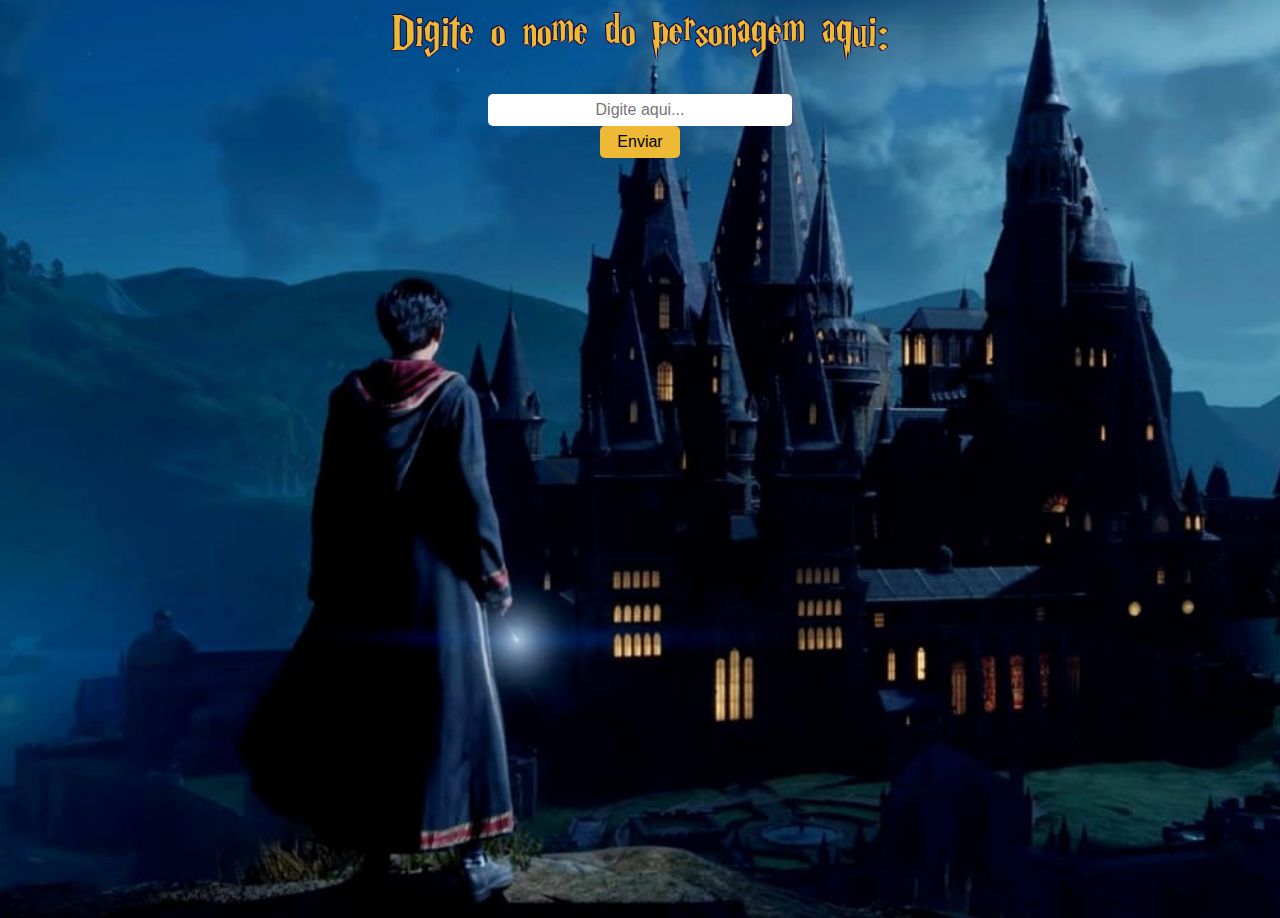
<file: pag002.html>
<!DOCTYPE html>
<html>
  <head>
    <meta charset="utf-8">
    <title>Mundo de Hogwarts</title>
    <link rel="stylesheet" href="style002.css" />

  </head>
  <body>
    <header>
     <h1>Digite o nome do personagem aqui:</h1>
    </header>
    <input type="text" id="input" name="value" placeholder="Digite aqui..." />
    <button id="botao">Enviar</button>
    <div class="card-container"></div>
    <script src="main.js" type="module"></script>
  </body>
</html>
</file>
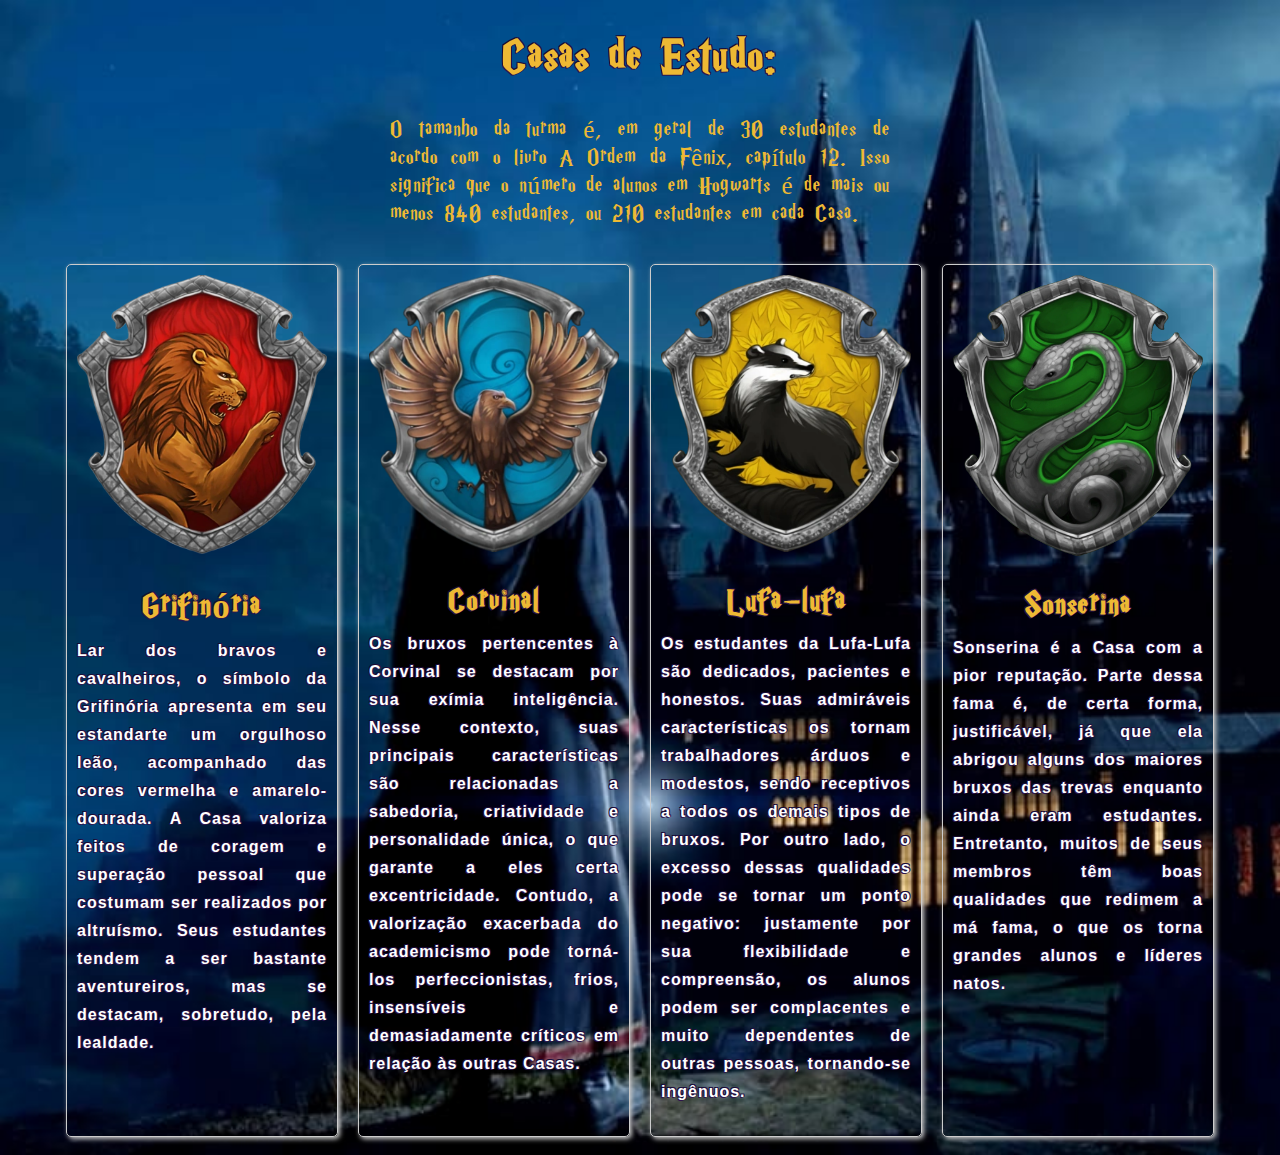
<file: pag003.html>
<!DOCTYPE html>
<html>
  <head>
    <meta charset="utf-8">
    <title>Mundo de Hogwarts</title>
    <link rel="stylesheet" href="style003.css" />

  </head>
  <body>
    <header>
     <h1>Casas de Estudo:</h1>
     <div class="paragrafo">
      <p>O tamanho da turma é, em geral de 30 estudantes de acordo com o livro
        A Ordem da Fênix, capítulo 12. Isso significa que o número de alunos em
        Hogwarts é de mais ou menos 840 estudantes, ou 210 estudantes em cada Casa.
      </p>
    </div>
    </header>
    <div class="card-container">
      <div class="card">
        <img src="grifinoria.webp" alt="Imagem do Card 1">
        <h2>Grifinória</h2>
        <p>Lar dos bravos e cavalheiros, o símbolo da Grifinória apresenta em seu estandarte um orgulhoso leão, acompanhado das cores vermelha e amarelo-dourada. A Casa valoriza feitos de coragem e superação pessoal que costumam ser realizados por altruísmo. Seus estudantes tendem a ser bastante aventureiros, mas se destacam, sobretudo, pela lealdade.
        </p>
      </div>

      <div class="card">
        <img src="corvinal.webp" alt="Imagem do Card 2">
        <h2>Corvinal</h2>
        <p>Os bruxos pertencentes à Corvinal se destacam por sua exímia inteligência. Nesse contexto, suas principais características são relacionadas a sabedoria, criatividade e personalidade única, o que garante a eles certa excentricidade. Contudo, a valorização exacerbada do academicismo pode torná-los perfeccionistas, frios, insensíveis e demasiadamente críticos em relação às outras Casas.
        </p>
      </div>

      <div class="card">
        <img src="lufalufa.webp" alt="Imagem do Card 3">
        <h2>Lufa-lufa</h2>
        <p>Os estudantes da Lufa-Lufa são dedicados, pacientes e honestos. Suas admiráveis características os tornam trabalhadores árduos e modestos, sendo receptivos a todos os demais tipos de bruxos. Por outro lado, o excesso dessas qualidades pode se tornar um ponto negativo: justamente por sua flexibilidade e compreensão, os alunos podem ser complacentes e muito dependentes de outras pessoas, tornando-se ingênuos.
        </p>
      </div>

      <div class="card">
        <img src="sonserina.webp" alt="Imagem do Card 4">
        <h2>Sonserina</h2>
        <p>Sonserina é a Casa com a pior reputação. Parte dessa fama é, de certa forma, justificável, já que ela abrigou alguns dos maiores bruxos das trevas enquanto ainda eram estudantes. Entretanto, muitos de seus membros têm boas qualidades que redimem a má fama, o que os torna grandes alunos e líderes natos.
        </p>
      </div>
    </div>
    <script src="main.js" type="module"></script>
  </body>
</html>
</file>
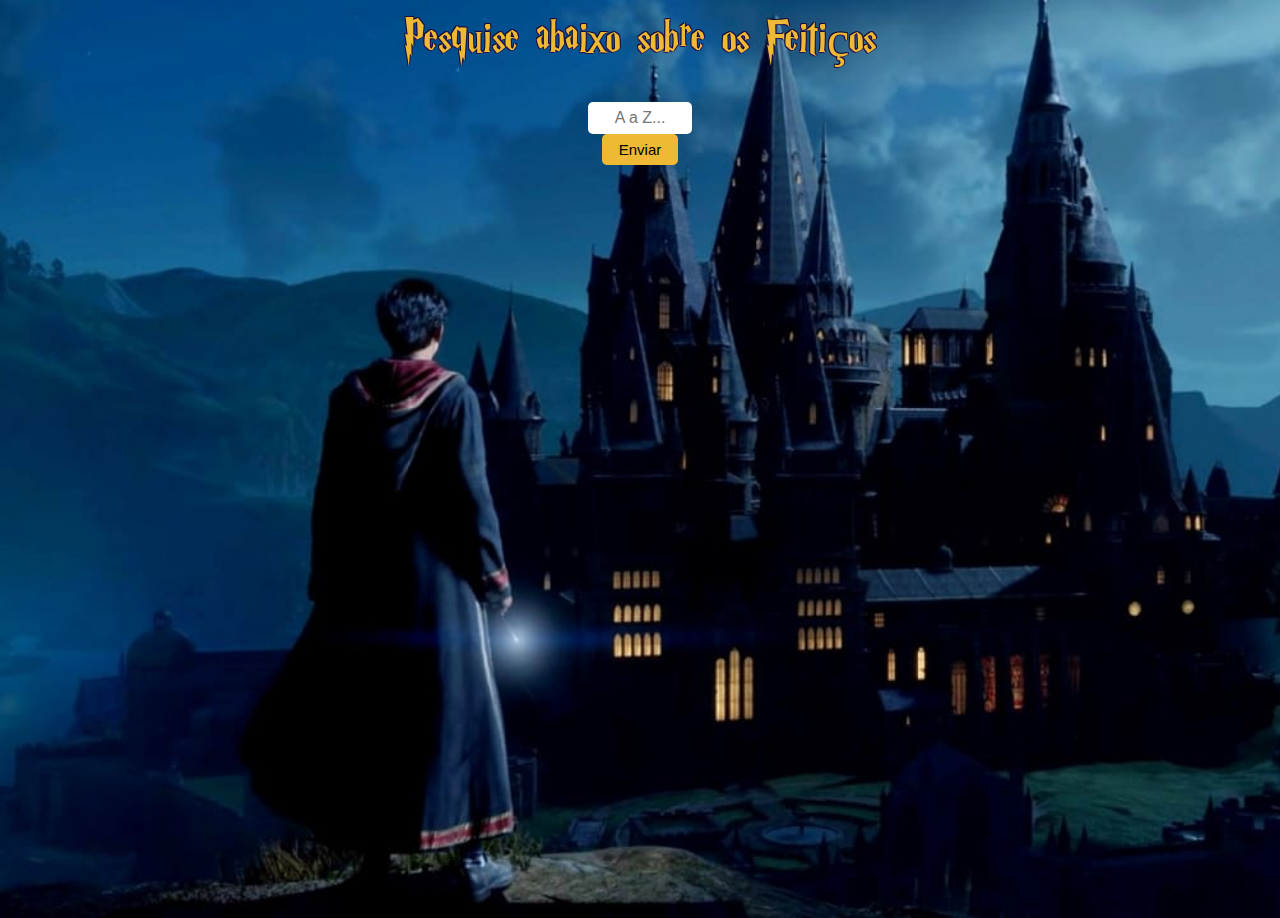
<file: pag004.html>
<!DOCTYPE html>
<html>
    <head>
        <meta charset="utf-8">
        <title>Mundo de Hogwarts</title>
        <link rel="stylesheet" href="style004.css"/>
        <meta name="viewport" content="width=device-width, initial-scale=1.0">
    </head>
    <body>
        <header>
            <h1>Pesquise abaixo sobre os Feitiços</h1>
        </header>
    <main>
        <input type="text" id="input-feiticos" name="value" placeholder="A a Z..." />
        <button id="botao-feiticos">Enviar</button>
        <div class="card-container-feiticos"></div>
    </main>
    <script src="main-feiticos.js" type="module"></script>
    </body>
</html>
</file>
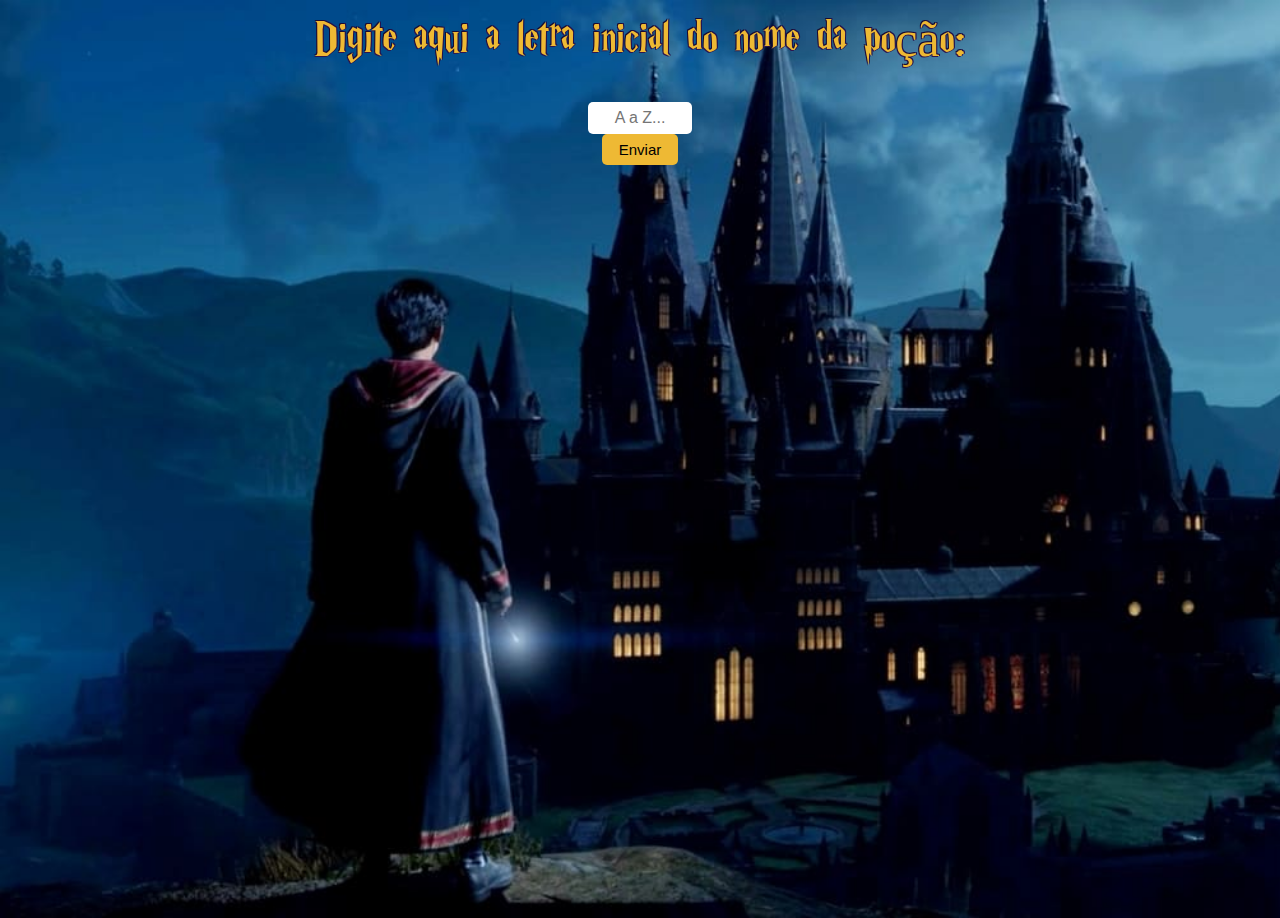
<file: pag005.html>
<!DOCTYPE html>
<html>
  <head>
    <meta charset="utf-8">
    <title>Mundo de Hogwarts</title>
    <link rel="stylesheet" href="style005.css" />

  </head>
  <body>
    <header>
     <h1>Digite aqui a letra inicial do nome da poção:</h1>
    </header>
    <input type="text" id="input-pocoes" name="value" placeholder="A a Z..." />
    <button id="botao-pocoes">Enviar</button>
    <div class="card-container-pocoes"></div>
    <script src="main-pocoes.js" type="module"></script>
  </body>
</html>
</file>
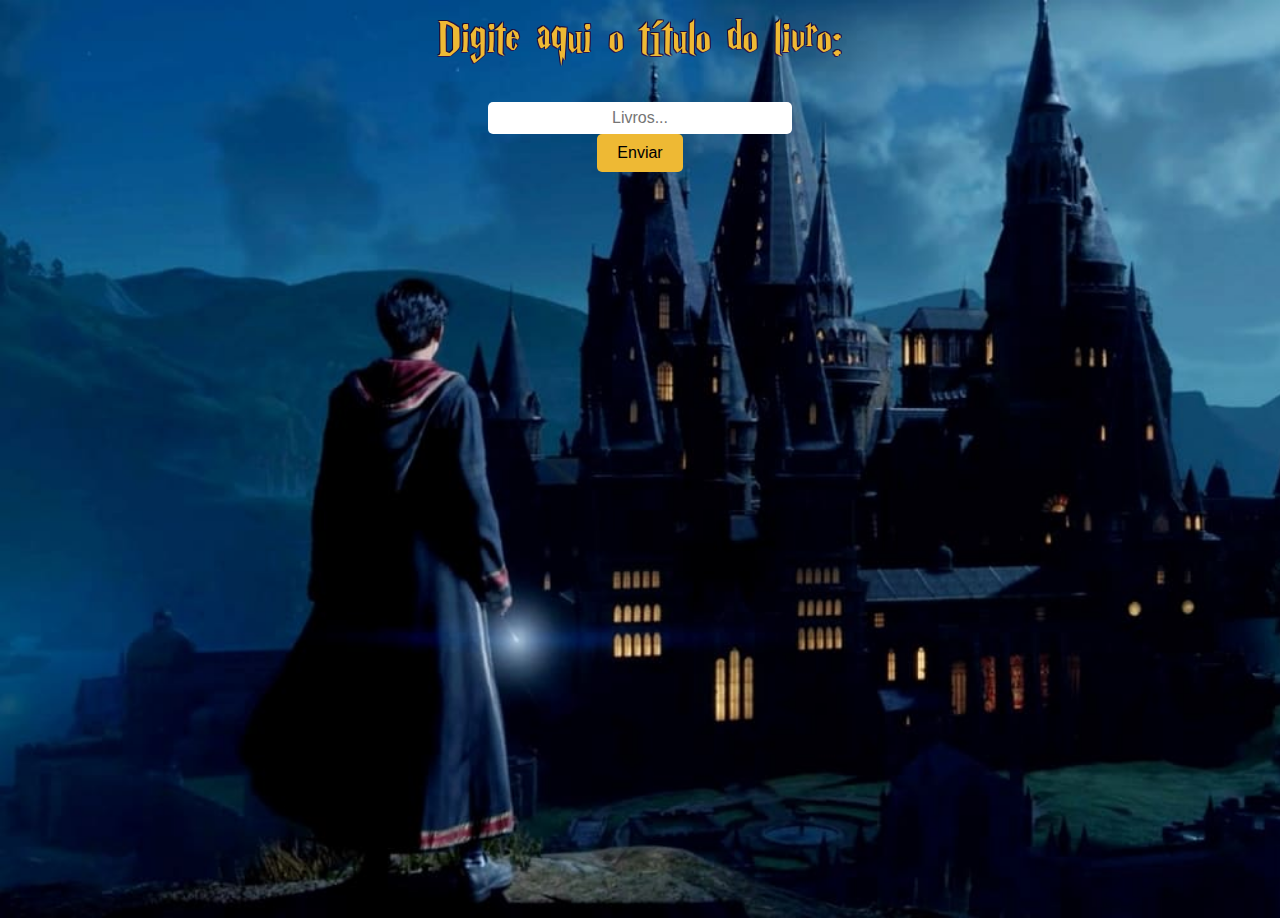
<file: pag006.html>
<!DOCTYPE html>
<html>
  <head>
    <meta charset="utf-8">
    <title>Mundo de Hogwarts</title>
    <link rel="stylesheet" href="style006.css" />

  </head>
  <body>
    <header>
     <h1>Digite aqui o título do livro:</h1>
    </header>
    <input type="text" id="input-livros" name="value" placeholder="Livros..." />
    <button id="botao-livros">Enviar</button>
    <div class="card-container-livros"></div>
    <script src="main-livros.js" type="module"></script>
  </body>
</html>
</file>
<file: style002.css>
@import url('https://fonts.googleapis.com/css?family=Merriweather');
@font-face {
    font-family: "Harry";
    src: url("HARRYP__.TTF") format("truetype");
}

body {
  background-image: url(harry.jpeg);
  background-size: cover;
  background-repeat: no-repeat;
  min-height: 100vh;
}

h1 {
  text-align: center;
  font-family: "Harry";
  font-size: 50px;
  color: rgb(238, 185, 52);
  font-weight: normal;
  margin-top: 10px;
  text-shadow:
    -1px -1px 0px rgb(25, 12, 48),
    -1px 1px 0px rgb(47, 21, 77),
     1px -1px 0px rgb(36, 19, 77),
     1px 0px 0px rgb(39, 16, 75);
}

#input {
    display: block;
    text-align: center;
    height: 30px;
    font-size: 16px;
    margin: 0 auto;
    border-radius: 5px;
    border: none;
    width: 300px;
    margin: auto;
}

#botao {
  background-color: rgb(238, 185, 52);
  color: black;
  font-size: 16px;
  margin: 0 auto;
  display: block;
  padding: 7px 17px;
  border: none;
  border-radius: 5px;
  cursor: pointer;

}
.card-container {
  display: flex;
  flex-wrap: wrap;
  justify-content: center;
}

.card {
  width: 350px;
  height: 350px;
  perspective: 1000px; /* Define a perspectiva para a animação 3D */
  position: relative;
  border: 1px solid #ddd;
  border-radius: 5px;
  overflow: hidden;
  box-shadow: 0 0 5px #ccc;
  margin: 20px;
  background-color: rgba(255, 255, 255, 0.1)

}

.card-info {
  text-align: center;
  transform: rotateY(0deg);
}

.card-info h2 {
  font-size: 35px;
  margin-bottom: 10px;
  font-family: "Harry";
  color: rgb(238, 185, 52);
  text-shadow:
    -1px -1px 0px rgb(25, 12, 48),
    -1px 1px 0px rgb(47, 21, 77),
     1px -1px 0px rgb(36, 19, 77),
     1px 0px 0px rgb(39, 16, 75);
  letter-spacing: 2px;
}

.card-info p {
  font-size: 16px;
  margin-bottom: 20px;
  font-family: Arial, Helvetica, sans-serif;
  font-weight: bold;
  color: white;
  text-shadow:
      -1px -1px 0px rgb(25, 12, 48),
      -1px 1px 0px rgb(47, 21, 77),
       1px -1px 0px rgb(36, 19, 77),
       1px 0px 0px rgb(39, 16, 75)
}

.card-info a {
  display: inline-block;
  padding: 10px 20px;
  background-color: #009688;
  color: #fff;
  text-decoration: none;
  border-radius: 5px;
  transition: background-color 0.3s;
}
</file>
<file: style003.css>
@import url('https://fonts.googleapis.com/css?family=Merriweather');
@font-face {
    font-family: "Harry";
    src: url("HARRYP__.TTF") format("truetype");
}

body {
  background-image: url(harry.jpeg);
  background-size: cover;
}

h1 {
  font-family: "Harry";
  text-align: center;
  font-size: 50px;
  color: rgb(238, 185, 52);
  text-shadow:
      -1px -1px 0px rgb(25, 12, 48),
      -1px 1px 0px rgb(47, 21, 77),
       1px -1px 0px rgb(36, 19, 77),
       1px 0px 0px rgb(39, 16, 75);
  letter-spacing: 2px;
}

p {
  letter-spacing: 1px;
  text-align: justify;
  font-family: "Harry";
  font-size: 25px;
  line-height: 28px;
  margin-top: 10px;
  color: rgb(238, 185, 52);
}

.paragrafo {
  width: 500px;
  margin: auto;
}

.card {
  border: 1px solid #ccc;
  border-radius: 5px;
  box-shadow: 2px 2px 5px #ccc;
  margin: 10px;
  padding: 10px;
  width: 250px;
  border-radius: 5px;
}

.card img {
  width: 100%;
  border-radius: 5px;
}

.card h2 {
  font-size: 35px;
  margin-bottom: 10px;
  font-family: "Harry";
  color: rgb(238, 185, 52);
  text-shadow:
      -1px -1px 0px rgb(25, 12, 48),
      -1px 1px 0px rgb(47, 21, 77),
       1px -1px 0px rgb(36, 19, 77),
       1px 0px 0px rgb(39, 16, 75);
  letter-spacing: 2px;
  text-align: center;
}

.card p {
  text-align: justify;
  font-size: 16px;
  margin-bottom: 20px;
  font-family: Arial, Helvetica, sans-serif;
  font-weight: bold;
  color: white;
  text-shadow:
      -1px -1px 0px rgb(25, 12, 48),
      -1px 1px 0px rgb(47, 21, 77),
       1px -1px 0px rgb(36, 19, 77),
       1px 0px 0px rgb(39, 16, 75)
}

.card-container {
	display: flex;
	flex-wrap: wrap;
  justify-content: center;
}
</file>
<file: style004.css>
@font-face {
    font-family: "Harry";
    src: url("HARRYP__.TTF") format("truetype");
}

body {
  background-image: url(harry.jpeg);
  background-size: cover;
  background-repeat: no-repeat;
  min-height: 100vh;
}

h1 {
  text-align: center;
  font-family: "Harry";
  font-size: 50px;
  color: rgb(238, 185, 52);
  font-weight: normal;
  margin-top: 10px;
  text-shadow:
    -1px -1px 0px rgb(25, 12, 48),
    -1px 1px 0px rgb(47, 21, 77),
     1px -1px 0px rgb(36, 19, 77),
     1px 0px 0px rgb(39, 16, 75);
}

#input-feiticos {
    display: block;
    text-align: center;
    height: 30px;
    font-size: 16px;
    margin: 0 auto;
    border-radius: 5px;
    border: none;
    width: 100px;
    margin: auto;
}

#botao-feiticos {
  background-color: rgb(238, 185, 52);
  color: black;
  font-size: 15px;
  margin: 0 auto;
  display: block;
  padding: 7px 17px;
  border: none;
  border-radius: 5px;
  cursor: pointer;

}

.card-container-feiticos {
  display: flex;
  flex-wrap: wrap;
  justify-content: center;
}
.card {
  width: 450px;
  min-height: 200px;
  display: inline-block;
  border: 1px solid #ddd;
  border-radius: 5px;
  overflow: hidden;
  box-shadow: 0 0 5px #ccc;
  margin: 20px;
  background-color: rgba(255, 255, 255, 0.1)
}

.card-info {
  padding: 20px;
  transform: rotateY(0deg);


}
.card-info h2 {
  text-align: center;
  font-size: 36px;
  margin-bottom: 10px;
  font-family: "Harry";
  color: rgb(238, 185, 52);
  text-shadow:
    -1px -1px 0px rgb(25, 12, 48),
    -1px 1px 0px rgb(47, 21, 77),
     1px -1px 0px rgb(36, 19, 77),
     1px 0px 0px rgb(39, 16, 75);
  letter-spacing: 2px;
}
.card-info p {
  text-align: justify;
  font-size: 14px;
  margin-bottom: 20px;
  font-family: Arial, Helvetica, sans-serif;
  font-weight: bold;
  color: white;
  text-shadow:
      -1px -1px 0px rgb(25, 12, 48),
      -1px 1px 0px rgb(47, 21, 77),
       1px -1px 0px rgb(36, 19, 77),
       1px 0px 0px rgb(39, 16, 75)
}
.card-info a {
  display: inline-block;
  padding: 10px 20px;
  background-color: #009688;
  color: #fff;
  text-decoration: none;
  border-radius: 5px;
  transition: background-color 0.3s;
}
</file>
<file: style005.css>
@import url('https://fonts.googleapis.com/css?family=Merriweather');
@font-face {
    font-family: "Harry";
    src: url("HARRYP__.TTF") format("truetype");
}

body {
  background-image: url(harry.jpeg);
  background-size: cover;
  background-repeat: no-repeat;
  min-height: 100vh;
}

h1 {
  text-align: center;
  font-family: "Harry";
  font-size: 50px;
  color: rgb(238, 185, 52);
  font-weight: normal;
  margin-top: 10px;
  text-shadow:
    -1px -1px 0px rgb(25, 12, 48),
    -1px 1px 0px rgb(47, 21, 77),
     1px -1px 0px rgb(36, 19, 77),
     1px 0px 0px rgb(39, 16, 75);
}

#input-pocoes {
    display: block;
    text-align: center;
    height: 30px;
    font-size: 16px;
    margin: 0 auto;
    display: block;
    text-align: center;
    border-radius: 5px;
    border: none;
    width: 100px;
    margin: auto;
}

#botao-pocoes {
  background-color: rgb(238, 185, 52);
  color: black;
  font-size: 15px;
  margin: 0 auto;
  display: block;
  padding: 7px 17px;
  border: none;
  border-radius: 5px;
  cursor: pointer;

}

.card-container-pocoes {
  display: flex;
  flex-wrap: wrap;
  justify-content: center;
}

.card {
  width: 200px;
  min-height: 200px;
  padding: 10px;
  perspective: 1000px; /* Define a perspectiva para a animação 3D */
  position: relative;
  border: 1px solid #ddd;
  border-radius: 5px;
  overflow: hidden;
  box-shadow: 0 0 5px #ccc;
  margin: 20px;
  background-color: rgba(255, 255, 255, 0.1)

}

.card-info {
  transform: rotateY(0deg);
}

.card-info h2 {
  text-align: center;
  font-size: 30px;
  margin-bottom: 10px;
  font-family: "Harry";
  color: rgb(238, 185, 52);
  text-shadow:
    -1px -1px 0px rgb(25, 12, 48),
    -1px 1px 0px rgb(47, 21, 77),
     1px -1px 0px rgb(36, 19, 77),
     1px 0px 0px rgb(39, 16, 75);
  letter-spacing: 2px;
}

.card-info p {
  text-align: justify;
  word-wrap: break-word;
  font-size: 15px;
  margin-bottom: 20px;
  font-family: Arial, Helvetica, sans-serif;
  font-weight: bold;
  color: white;
  text-shadow:
      -1px -1px 0px rgb(25, 12, 48),
      -1px 1px 0px rgb(47, 21, 77),
       1px -1px 0px rgb(36, 19, 77),
       1px 0px 0px rgb(39, 16, 75)
}

.card-info a {
  display: inline-block;
  padding: 10px 20px;
  background-color: #009688;
  color: #fff;
  text-decoration: none;
  border-radius: 5px;
  transition: background-color 0.3s;
}
</file>
<file: style006.css>
@import url('https://fonts.googleapis.com/css?family=Merriweather');
@font-face {
    font-family: "Harry";
    src: url("HARRYP__.TTF") format("truetype");
}

body {
  background-image: url(harry.jpeg);
  background-size: cover;
  background-repeat: no-repeat;
  min-height: 100vh;
}

h1 {
  text-align: center;
  font-family: "Harry";
  font-size: 50px;
  color: rgb(238, 185, 52);
  font-weight: normal;
  margin-top: 10px;
  text-shadow:
    -1px -1px 0px rgb(25, 12, 48),
    -1px 1px 0px rgb(47, 21, 77),
     1px -1px 0px rgb(36, 19, 77),
     1px 0px 0px rgb(39, 16, 75);
}

#input-livros {
    display: block;
    text-align: center;
    height: 30px;
    font-size: 16px;
    margin: 0 auto;
    display: block;
    text-align: center;
    border-radius: 5px;
    border: none;
    width: 300px;
    margin: auto;
}

#botao-livros {
  background-color: rgb(238, 185, 52);
  color: black;
  font-size: 16px;
  margin: 0 auto;
  display: block;
  padding: 10px 20px;
  border: none;
  border-radius: 5px;
  cursor: pointer;

}

.card-container-livros {
  display: flex;
  flex-wrap: wrap;
  justify-content: center;
}

.card {
  width: 400px;
  height: 350px;
  perspective: 1000px; /* Define a perspectiva para a animação 3D */
  position: relative;
  border: 1px solid #ddd;
  border-radius: 5px;
  overflow: hidden;
  box-shadow: 0 0 5px #ccc;
  margin: 20px;
  padding: 10px;
  background-color: rgba(255, 255, 255, 0.1)

}

.card-info {
  text-align: center;
  transform: rotateY(0deg);
}

.card-info h2 {
  font-size: 30px;
  margin-bottom: 10px;
  font-family: "Harry";
  color: rgb(238, 185, 52);
  text-shadow:
    -1px -1px 0px rgb(25, 12, 48),
    -1px 1px 0px rgb(47, 21, 77),
     1px -1px 0px rgb(36, 19, 77),
     1px 0px 0px rgb(39, 16, 75);
  letter-spacing: 2px;
}

.card-info p {
  box-sizing: border-box;
  text-align: justify;
  word-wrap: break-word;
  font-size: 15px;
  margin-bottom: 20px;
  font-family: Arial, Helvetica, sans-serif;
  font-weight: bold;
  color: white;
  text-shadow:
      -1px -1px 0px rgb(25, 12, 48),
      -1px 1px 0px rgb(47, 21, 77),
       1px -1px 0px rgb(36, 19, 77),
       1px 0px 0px rgb(39, 16, 75)
}

.card-info a {
  display: inline-block;
  padding: 10px 20px;
  background-color: #009688;
  color: #fff;
  text-decoration: none;
  border-radius: 5px;
  transition: background-color 0.3s;
}
</file>
